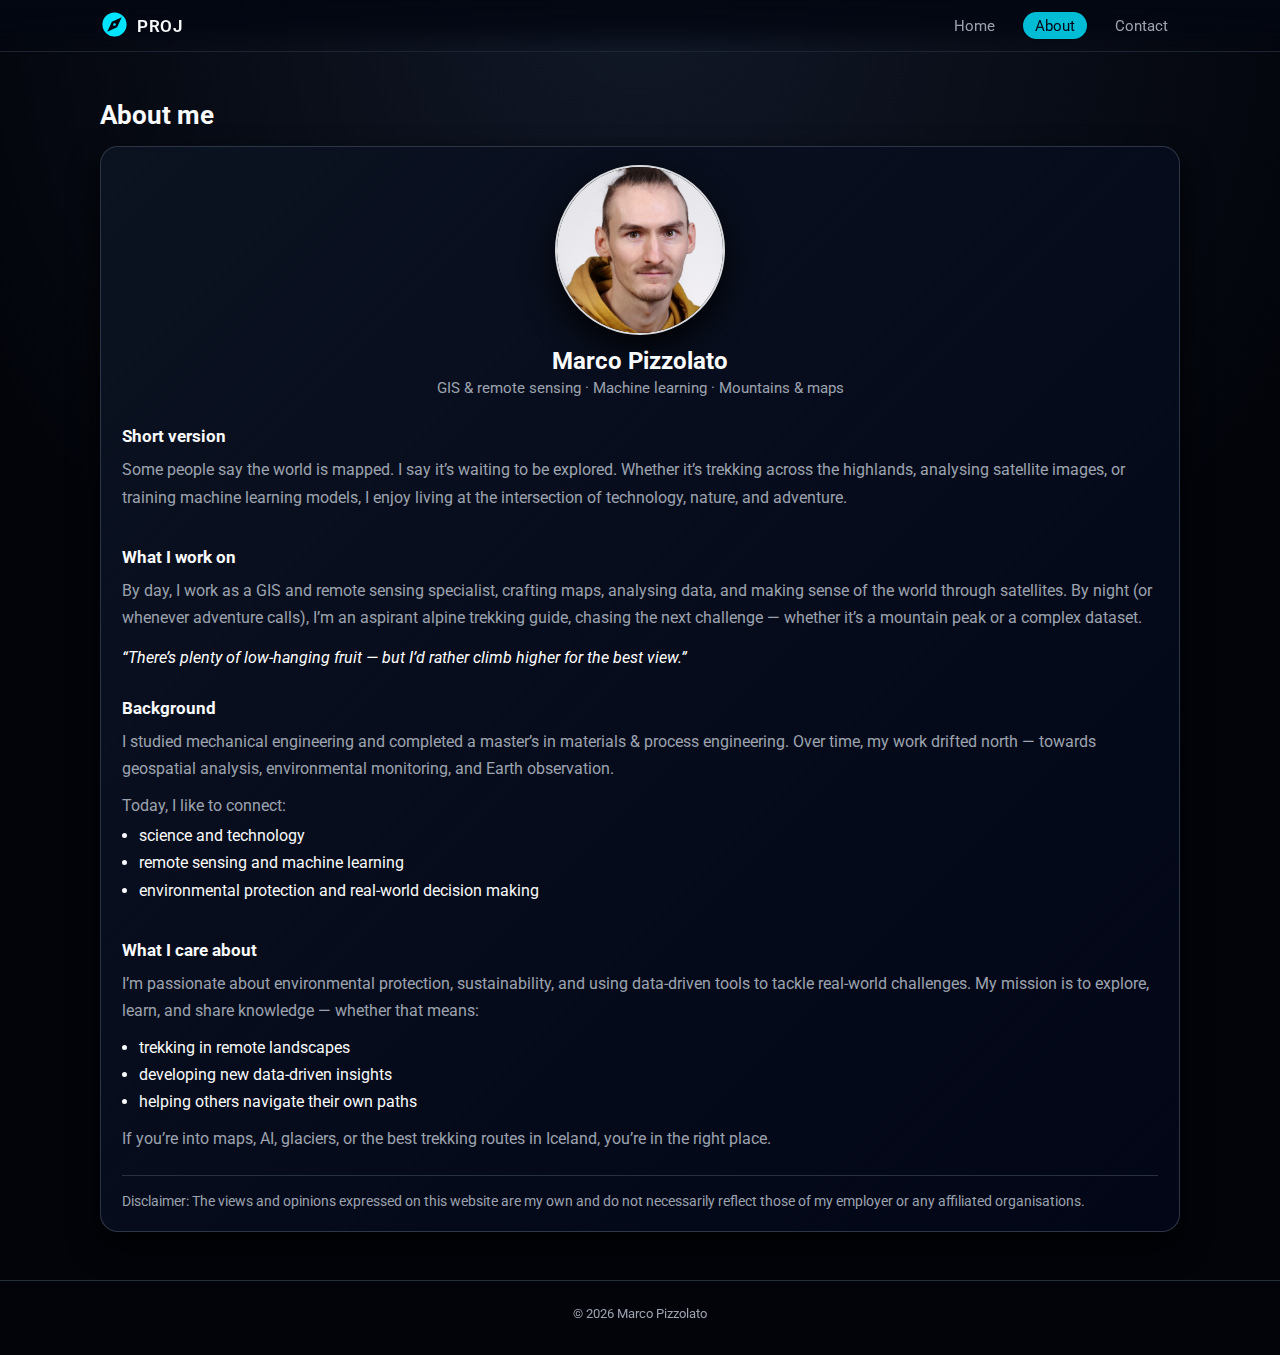
<file: about.html>
<!DOCTYPE html>
<html lang="en">
<head>
  <meta charset="UTF-8" />
  <title>About | Marco Pizzolato</title>
  <meta name="viewport" content="width=device-width, initial-scale=1.0" />

  <link href="https://fonts.googleapis.com/css2?family=Roboto:wght@300;400;500;700&display=swap" rel="stylesheet" />
  <link href="https://fonts.googleapis.com/icon?family=Material+Icons" rel="stylesheet">
  <link rel="stylesheet" href="style.css" />
</head>
<body>
  <header class="app-bar">
    <div class="app-bar-inner">
      <a href="index.html" class="logo">
        <span class="material-icons logo-icon">explore</span>
        <span class="logo-text">PROJ</span>
      </a>
      <nav class="nav-links">
        <a href="index.html" class="nav-link">Home</a>
        <a href="about.html" class="nav-link nav-link-active">About</a>
        <a href="contact.html" class="nav-link">Contact</a>
      </nav>
      <button class="nav-toggle" id="navToggle" aria-label="Toggle navigation">
        <span class="material-icons">menu</span>
      </button>
    </div>
  </header>

  <main class="page">
    <section class="page-section">
      <h1>About me</h1>

      <div class="card" style="display:flex; flex-direction:column; gap:1.6rem;">
        <!-- Avatar + name -->
        <div style="display:flex; flex-direction:column; align-items:center; gap:0.75rem; text-align:center;">
          <div style="
            width: 170px;
            height: 170px;
            border-radius: 50%;
            overflow: hidden;
            border: 2px solid rgba(255, 255, 255, 0.85);
            box-shadow: 0 14px 32px rgba(0,0,0,0.85);
          ">
            <img src="img/marco.jpg" alt="Marco Pizzolato" style="width:100%;height:100%;object-fit:cover;">
          </div>
          <div>
            <h2 style="margin:0 0 0.25rem;">Marco Pizzolato</h2>
            <p style="margin:0; color:var(--text-muted); font-size:0.95rem;">
              GIS &amp; remote sensing · Machine learning · Mountains &amp; maps
            </p>
          </div>
        </div>

        <!-- Content sections -->
        <div style="display:flex; flex-direction:column; gap:1.4rem; line-height:1.7;">

          <section style="margin:0; padding:0;">
            <h3 style="margin:0 0 0.35rem; font-size:1.05rem;">Short version</h3>
            <p style="margin:0.2rem 0 0.6rem;">
              Some people say the world is mapped. I say it’s waiting to be explored.
              Whether it’s trekking across the highlands, analysing satellite images, or
              training machine learning models, I enjoy living at the intersection of
              technology, nature, and adventure.
            </p>
          </section>

          <section style="margin:0; padding:0;">
            <h3 style="margin:0 0 0.35rem; font-size:1.05rem;">What I work on</h3>
            <p style="margin:0.2rem 0 0.6rem;">
              By day, I work as a GIS and remote sensing specialist, crafting maps,
              analysing data, and making sense of the world through satellites.
              By night (or whenever adventure calls), I’m an aspirant alpine trekking guide,
              chasing the next challenge — whether it’s a mountain peak or a complex dataset.
            </p>

            <blockquote style="margin:0.8rem 0 0; font-style:italic; color:#ffffff;">
              “There’s plenty of low-hanging fruit — but I’d rather climb higher for the best view.”
            </blockquote>
          </section>

          <section style="margin:0; padding:0;">
            <h3 style="margin:0 0 0.35rem; font-size:1.05rem;">Background</h3>
            <p style="margin:0.2rem 0 0.6rem;">
              I studied mechanical engineering and completed a master’s in materials &amp; process
              engineering. Over time, my work drifted north — towards geospatial analysis,
              environmental monitoring, and Earth observation.
            </p>
            <p style="margin:0.2rem 0 0.2rem;">
              Today, I like to connect:
            </p>
            <ul style="margin:0.2rem 0 0.6rem 1.1rem; padding:0; list-style:disc;">
              <li>science and technology</li>
              <li>remote sensing and machine learning</li>
              <li>environmental protection and real-world decision making</li>
            </ul>
          </section>

          <section style="margin:0; padding:0;">
            <h3 style="margin:0 0 0.35rem; font-size:1.05rem;">What I care about</h3>
            <p style="margin:0.2rem 0 0.6rem;">
              I’m passionate about environmental protection, sustainability, and using
              data-driven tools to tackle real-world challenges. My mission is to explore,
              learn, and share knowledge — whether that means:
            </p>
            <ul style="margin:0.2rem 0 0.6rem 1.1rem; padding:0; list-style:disc;">
              <li>trekking in remote landscapes</li>
              <li>developing new data-driven insights</li>
              <li>helping others navigate their own paths</li>
            </ul>
            <p style="margin:0.2rem 0 0;">
              If you’re into maps, AI, glaciers, or the best trekking routes in Iceland,
              you’re in the right place.
            </p>
          </section>

          <section style="margin:0; padding-top:0.3rem; border-top:1px solid rgba(55,65,81,0.7);">
            <p class="contact-note" style="margin:0.6rem 0 0; font-size:0.85rem;">
              Disclaimer: The views and opinions expressed on this website are my own and do not necessarily
              reflect those of my employer or any affiliated organisations.
            </p>
          </section>

        </div>
      </div>
    </section>
  </main>

  <footer class="footer">
    <p>© <span id="year"></span> Marco Pizzolato</p>
  </footer>

  <script src="main.js"></script>
</body>
</html>
</file>
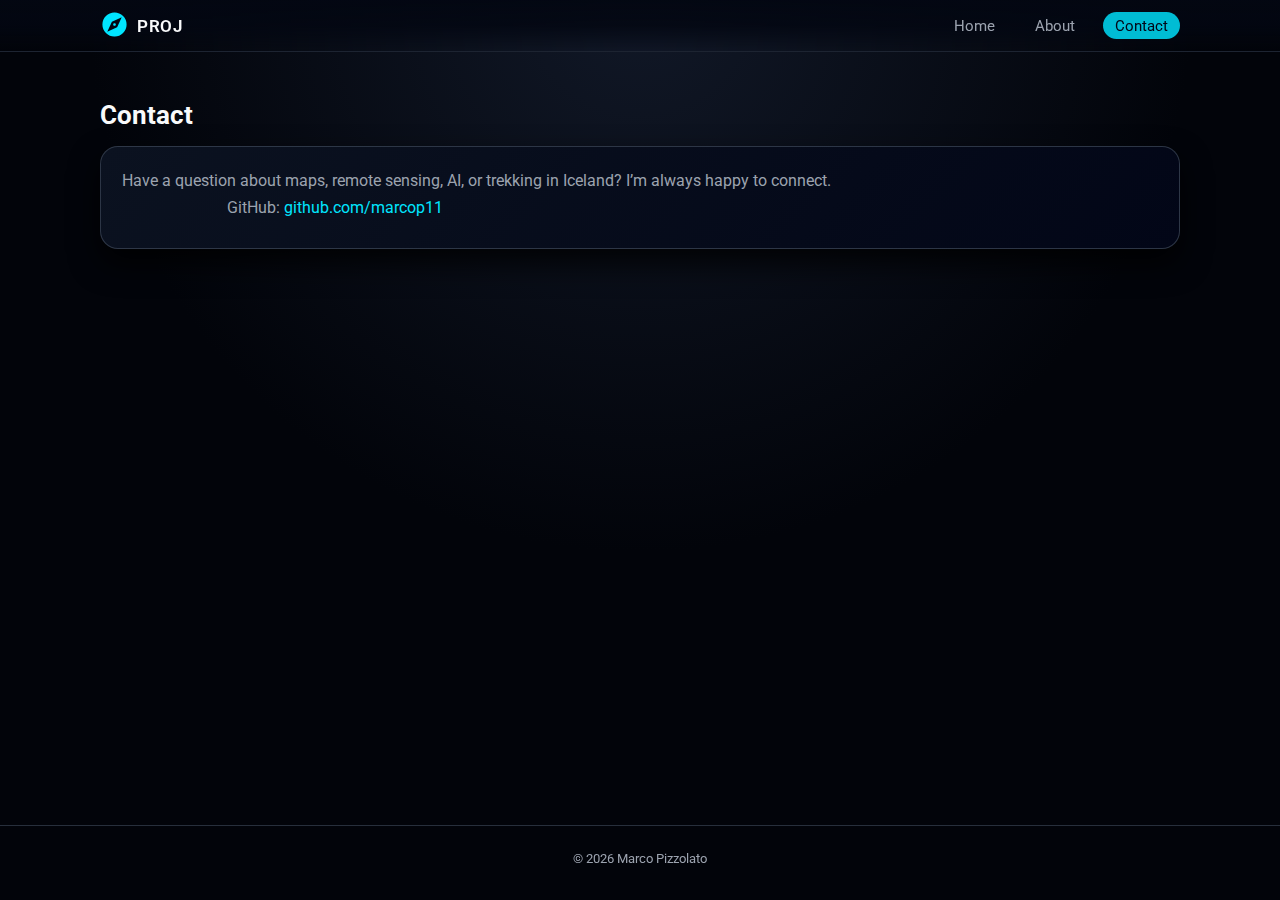
<file: contact.html>
<!DOCTYPE html>
<html lang="en">
<head>
  <meta charset="UTF-8" />
  <title>Contact | Marco Pizzolato</title>
  <meta name="viewport" content="width=device-width, initial-scale=1.0" />

  <link href="https://fonts.googleapis.com/css2?family=Roboto:wght@300;400;500;700&display=swap" rel="stylesheet" />
  <link href="https://fonts.googleapis.com/icon?family=Material+Icons" rel="stylesheet">
  <link rel="stylesheet" href="style.css" />
</head>
<body>
  <header class="app-bar">
    <div class="app-bar-inner">
      <a href="index.html" class="logo">
        <span class="material-icons logo-icon">explore</span>
        <span class="logo-text">PROJ</span>
      </a>
      <nav class="nav-links">
        <a href="index.html" class="nav-link">Home</a>
        <a href="about.html" class="nav-link">About</a>
        <a href="contact.html" class="nav-link nav-link-active">Contact</a>
      </nav>
      <button class="nav-toggle" id="navToggle" aria-label="Toggle navigation">
        <span class="material-icons">menu</span>
      </button>
    </div>
  </header>

  <main class="page">
    <section class="page-section">
      <h1>Contact</h1>
      <div class="card">
        <p>
          Have a question about maps, remote sensing, AI, or trekking in Iceland?
          I’m always happy to connect.
        </p>

        <ul class="contact-list">


          <li>
            <span class="material-icons">github</span>
            <span>
              GitHub:
              <a href="https://github.com/marcop11" target="_blank" rel="noopener">
                github.com/marcop11
              </a>
            </span>
          </li>
        </ul>
      </div>
    </section>
  </main>

  <footer class="footer">
    <p>© <span id="year"></span> Marco Pizzolato</p>
  </footer>

  <script src="main.js"></script>
</body>
</html>
</file>
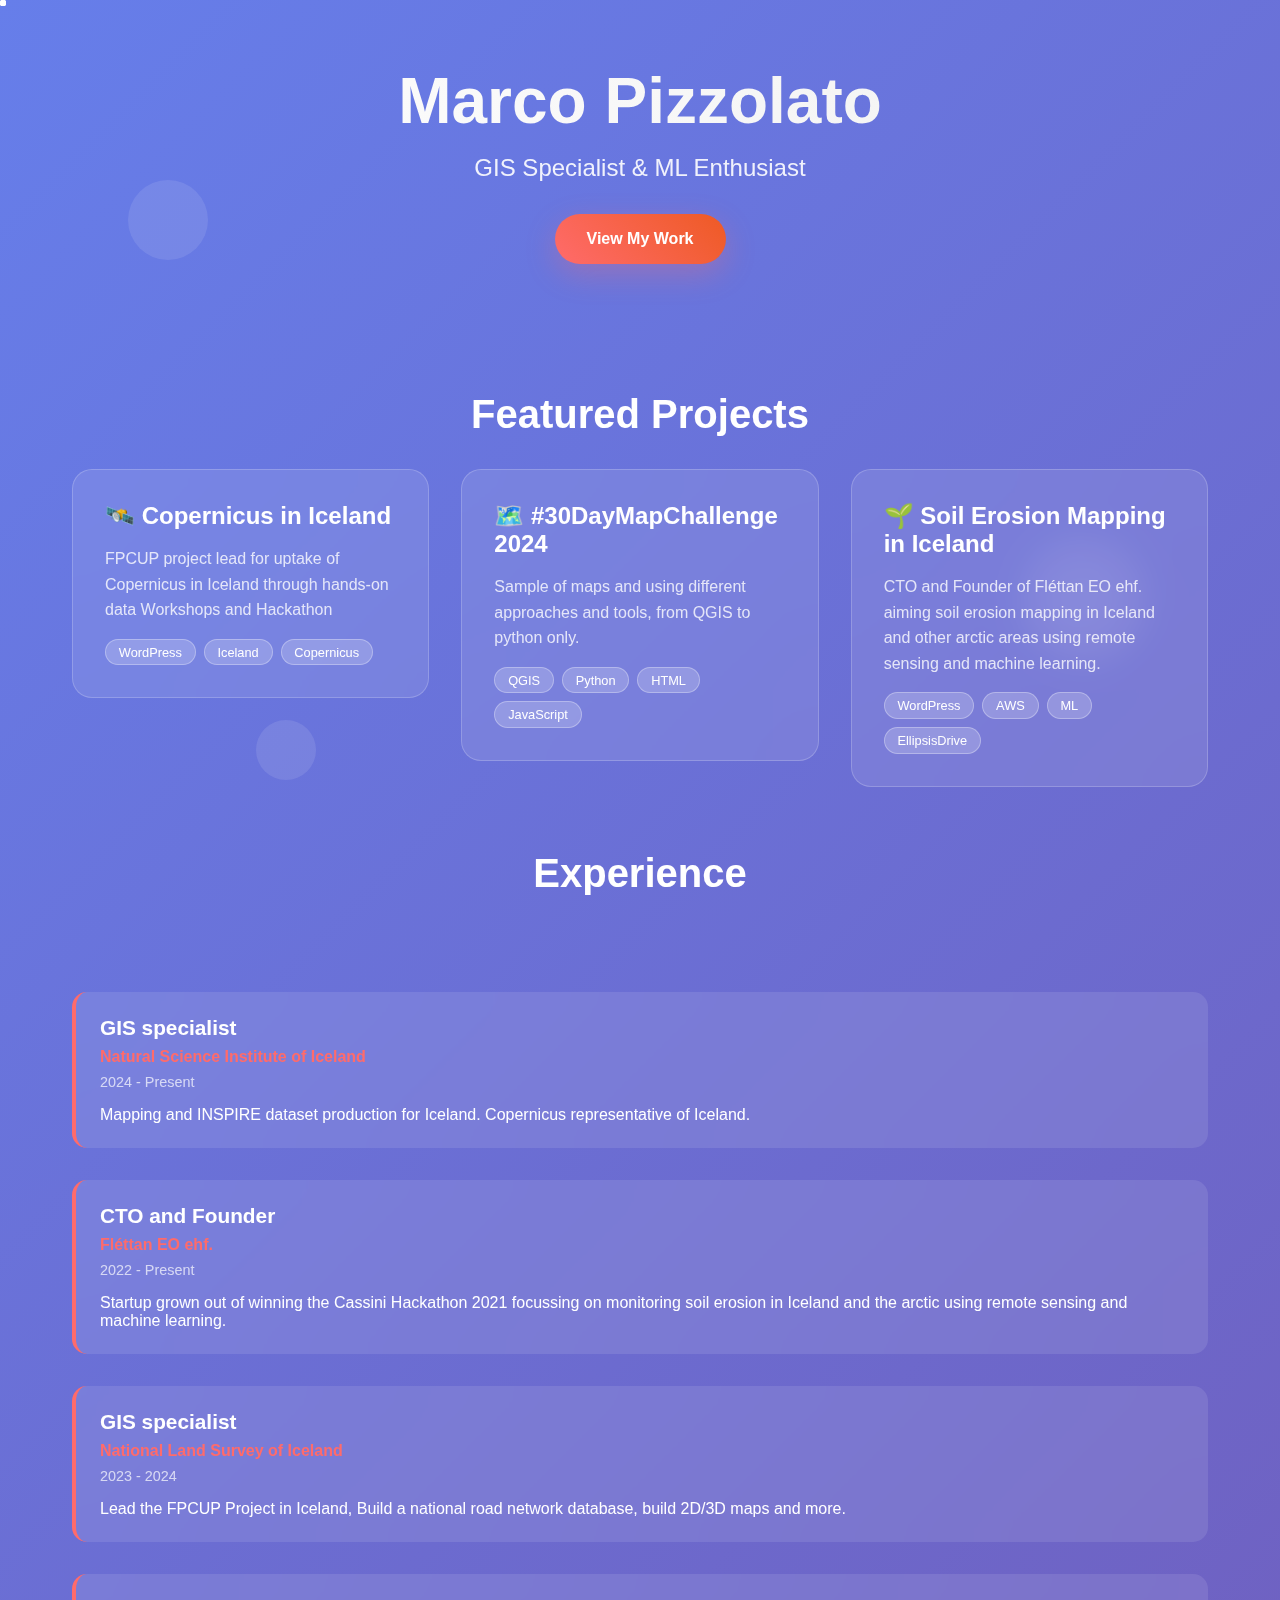
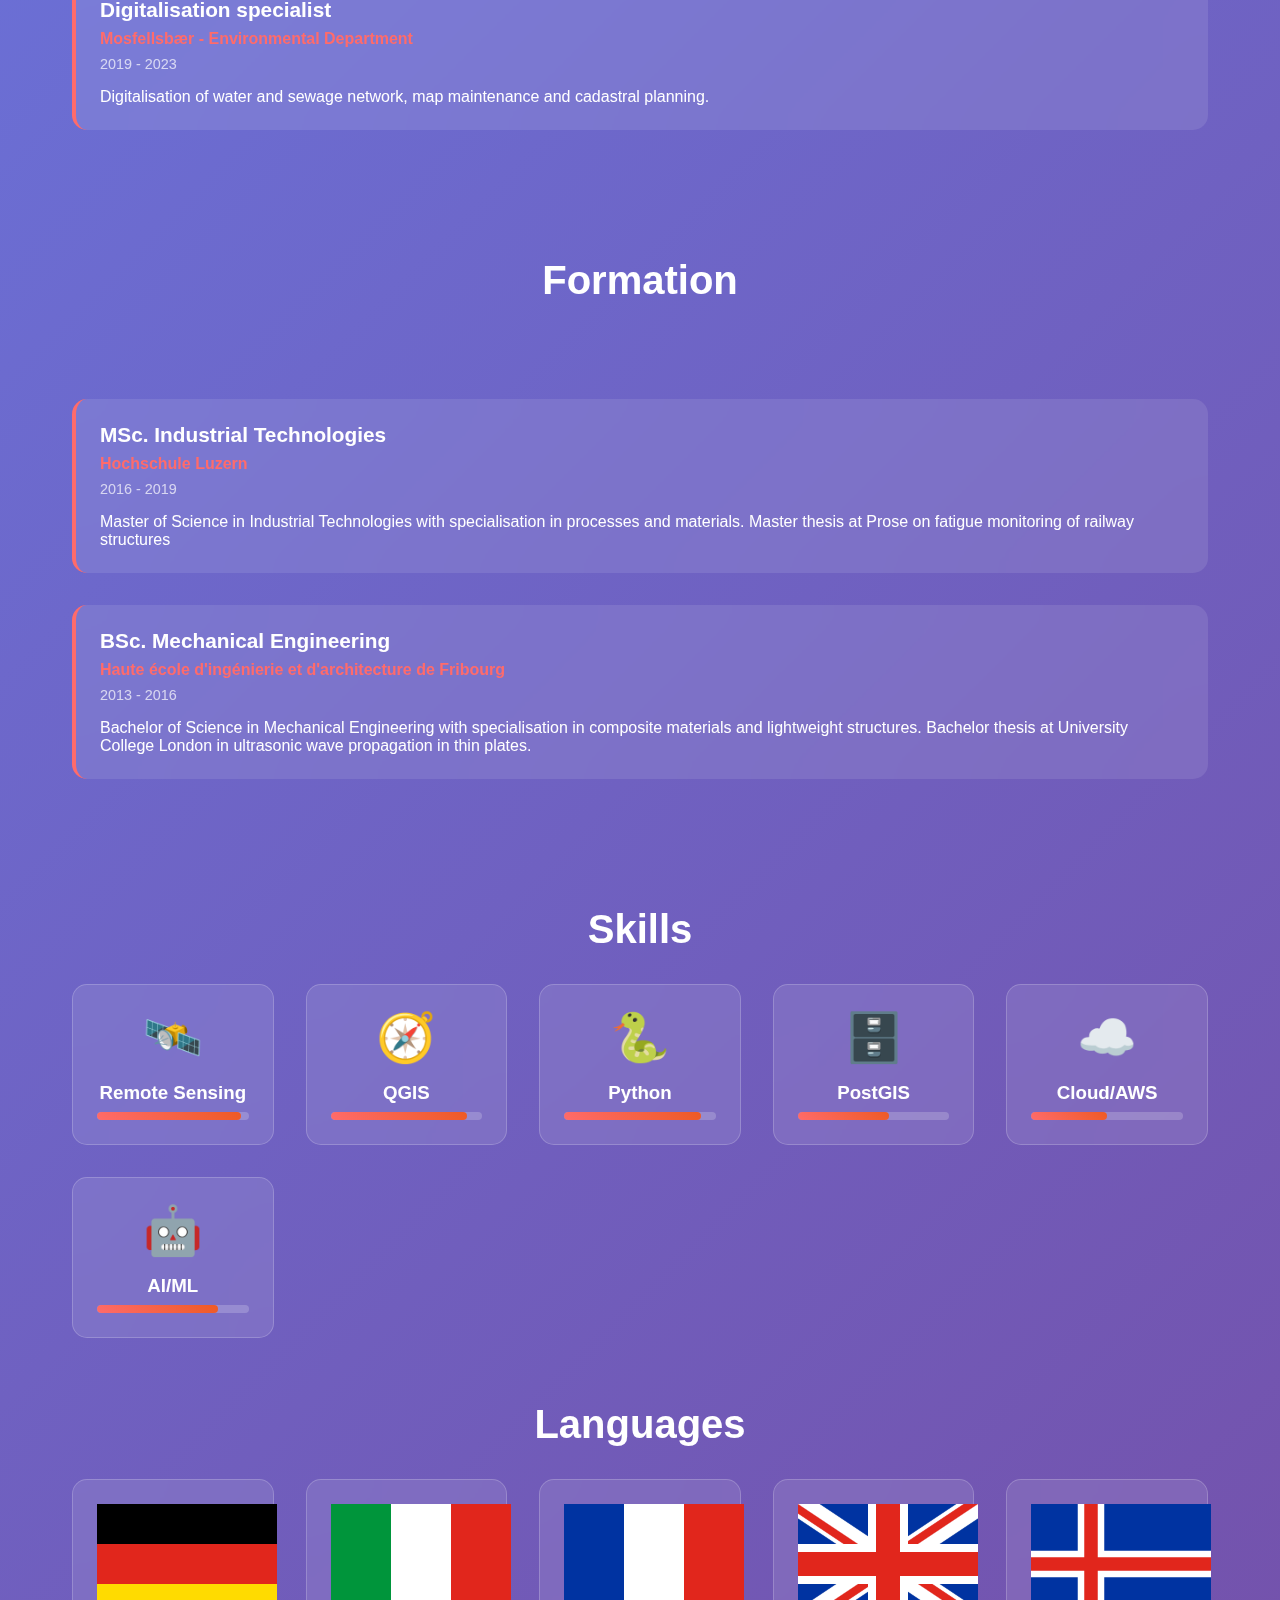
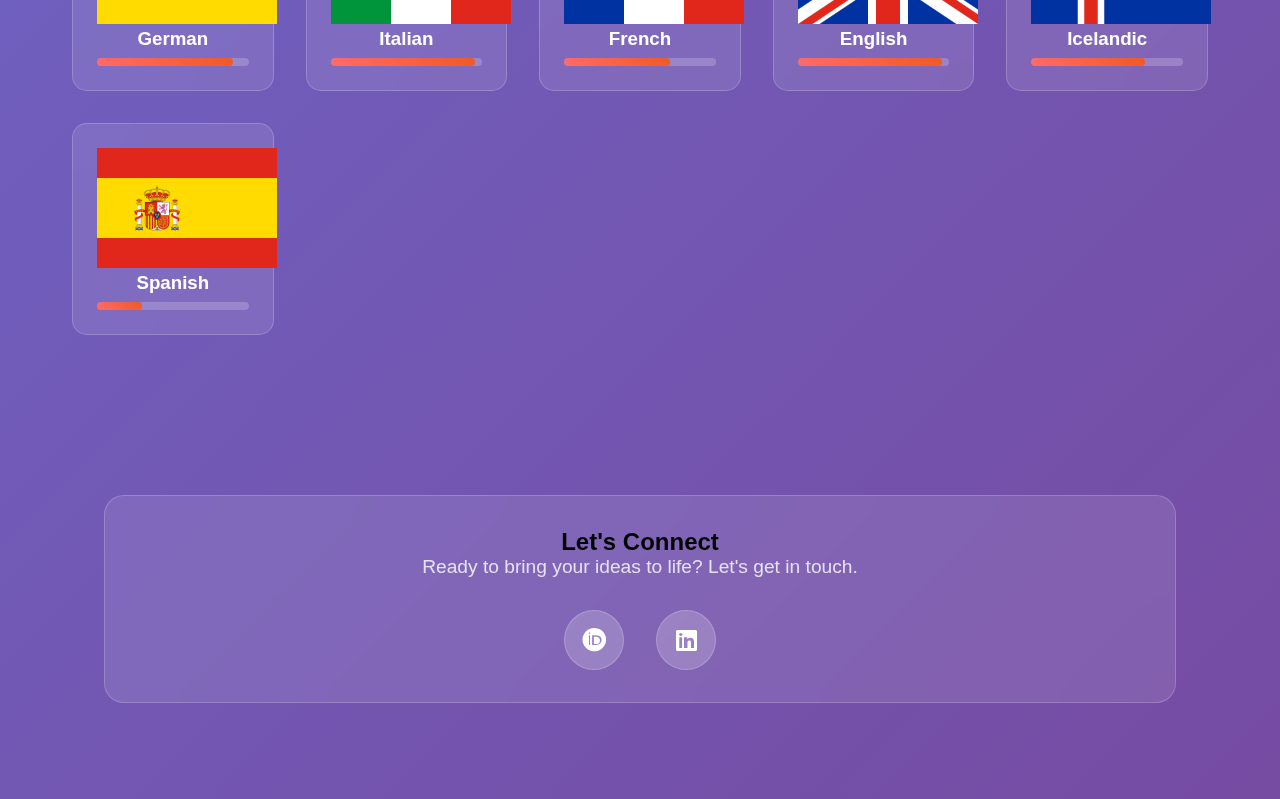
<file: index3.html>
<!DOCTYPE html>
<html lang="en">
<head>
    <meta charset="UTF-8">
    <meta name="viewport" content="width=device-width, initial-scale=1.0">
    <link rel="stylesheet" href="https://cdnjs.cloudflare.com/ajax/libs/font-awesome/6.5.1/css/all.min.css">
    <title>Marco Pizzolato - GIS expert</title>
    <style>
        * {
            margin: 0;
            padding: 0;
            box-sizing: border-box;
        }

        body {
            font-family: 'SF Pro Display', -apple-system, BlinkMacSystemFont, sans-serif;
            background: linear-gradient(135deg, #667eea 0%, #764ba2 100%);
            min-height: 100vh;
            overflow-x: hidden;
        }

        a {
            text-decoration: none;
            color: inherit;
        }

        .floating-shapes {
            position: fixed;
            top: 0;
            left: 0;
            width: 100%;
            height: 100%;
            pointer-events: none;
            z-index: 1;
        }

        .shape {
            position: absolute;
            background: rgba(255, 255, 255, 0.1);
            border-radius: 50%;
            animation: float 20s infinite linear;
        }

        .shape:nth-child(1) {
            width: 80px;
            height: 80px;
            top: 20%;
            left: 10%;
            animation-delay: 0s;
        }

        .shape:nth-child(2) {
            width: 120px;
            height: 120px;
            top: 60%;
            left: 80%;
            animation-delay: -5s;
        }

        .shape:nth-child(3) {
            width: 60px;
            height: 60px;
            top: 80%;
            left: 20%;
            animation-delay: -10s;
        }

        @keyframes float {
            0% { transform: translateY(0px) rotate(0deg); }
            50% { transform: translateY(-20px) rotate(180deg); }
            100% { transform: translateY(0px) rotate(360deg); }
        }

        .container {
            max-width: 1200px;
            margin: 0 auto;
            position: relative;
            z-index: 2;
        }

        .glass-card {
            background: rgba(255, 255, 255, 0.1);
            backdrop-filter: blur(20px);
            border-radius: 20px;
            border: 1px solid rgba(255, 255, 255, 0.2);
            padding: 2rem;
            margin: 2rem;
            transition: all 0.3s ease;
        }

        .glass-card:hover {
            transform: translateY(-10px);
            background: rgba(255, 255, 255, 0.15);
            box-shadow: 0 20px 40px rgba(0, 0, 0, 0.1);
        }

        .hero {
            text-align: center;
            padding: 4rem 0;
            color: white;
        }

        .hero h1 {
            font-size: 4rem;
            font-weight: 700;
            margin-bottom: 1rem;
            background: linear-gradient(45deg, #fff, #f0f0f0);
            background-clip: text;
            -webkit-background-clip: text;
            -webkit-text-fill-color: transparent;
            animation: glow 2s ease-in-out infinite alternate;
        }

        @keyframes glow {
            from { text-shadow: 0 0 20px rgba(255, 255, 255, 0.5); }
            to { text-shadow: 0 0 30px rgba(255, 255, 255, 0.8); }
        }

        .hero p {
            font-size: 1.5rem;
            opacity: 0.9;
            margin-bottom: 2rem;
        }

        .cta-button {
            display: inline-block;
            padding: 1rem 2rem;
            background: linear-gradient(45deg, #ff6b6b, #ee5a24);
            color: white;
            text-decoration: none;
            border-radius: 50px;
            font-weight: 600;
            transition: all 0.3s ease;
            box-shadow: 0 10px 30px rgba(255, 107, 107, 0.3);
        }

        .cta-button:hover {
            transform: translateY(-3px);
            box-shadow: 0 15px 40px rgba(255, 107, 107, 0.5);
        }

        .section {
            margin: 4rem 0;
        }

        .section h2 {
            font-size: 2.5rem;
            color: white;
            margin-bottom: 2rem;
            text-align: center;
        }

        .projects-grid {
            display: grid;
            grid-template-columns: repeat(auto-fit, minmax(350px, 1fr));
            gap: 2rem;
            margin: 2rem;
        }

        .project-card {
            background: rgba(255, 255, 255, 0.1);
            backdrop-filter: blur(20px);
            border-radius: 20px;
            padding: 2rem;
            border: 1px solid rgba(255, 255, 255, 0.2);
            transition: all 0.3s ease;
            cursor: pointer;
            position: relative;
            overflow: hidden;
        }

        .project-card::before {
            content: '';
            position: absolute;
            top: 0;
            left: -100%;
            width: 100%;
            height: 100%;
            background: linear-gradient(90deg, transparent, rgba(255, 255, 255, 0.1), transparent);
            transition: left 0.5s;
        }

        .project-card:hover::before {
            left: 100%;
        }

        .project-card:hover {
            transform: translateY(-10px) scale(1.02);
            box-shadow: 0 20px 40px rgba(0, 0, 0, 0.2);
        }

        .project-card h3 {
            color: white;
            font-size: 1.5rem;
            margin-bottom: 1rem;
        }

        .project-card p {
            color: rgba(255, 255, 255, 0.8);
            line-height: 1.6;
            margin-bottom: 1rem;
        }

        .tech-stack {
            display: flex;
            flex-wrap: wrap;
            gap: 0.5rem;
            margin-top: 1rem;
        }

        .tech-tag {
            background: rgba(255, 255, 255, 0.2);
            color: white;
            padding: 0.3rem 0.8rem;
            border-radius: 20px;
            font-size: 0.8rem;
            border: 1px solid rgba(255, 255, 255, 0.3);
        }

        .experience-timeline {
            position: relative;
            padding: 2rem;
        }

        .timeline-item {
            background: rgba(255, 255, 255, 0.1);
            backdrop-filter: blur(20px);
            border-radius: 15px;
            padding: 1.5rem;
            margin: 2rem 0;
            border-left: 4px solid #ff6b6b;
            color: white;
            transition: all 0.3s ease;
        }

        .timeline-item:hover {
            transform: translateX(10px);
            background: rgba(255, 255, 255, 0.15);
        }

        .timeline-item h3 {
            font-size: 1.3rem;
            margin-bottom: 0.5rem;
        }

        .timeline-item .company {
            color: #ff6b6b;
            font-weight: 600;
            margin-bottom: 0.5rem;
        }

        .timeline-item .period {
            color: rgba(255, 255, 255, 0.7);
            font-size: 0.9rem;
            margin-bottom: 1rem;
        }

        .skills-grid {
            display: grid;
            grid-template-columns: repeat(auto-fit, minmax(200px, 1fr));
            gap: 2rem;
            margin: 2rem;
        }

        .skill-card {
            background: rgba(255, 255, 255, 0.1);
            backdrop-filter: blur(20px);
            border-radius: 15px;
            padding: 1.5rem;
            text-align: center;
            border: 1px solid rgba(255, 255, 255, 0.2);
            transition: all 0.3s ease;
        }

        .skill-card:hover {
            transform: scale(1.05);
            background: rgba(255, 255, 255, 0.15);
        }

        .skill-icon {
            font-size: 3rem;
            margin-bottom: 1rem;
        }

        .skill-card h3 {
            color: white;
            margin-bottom: 0.5rem;
        }

        .skill-level {
            width: 100%;
            height: 8px;
            background: rgba(255, 255, 255, 0.2);
            border-radius: 4px;
            overflow: hidden;
        }

        .skill-progress {
            height: 100%;
            background: linear-gradient(45deg, #ff6b6b, #ee5a24);
            border-radius: 4px;
            animation: fillBar 2s ease-out;
        }

        @keyframes fillBar {
            from { width: 0; }
        }

        .contact-section {
            text-align: center;
            padding: 4rem 2rem;
        }

        .social-links {
            display: flex;
            justify-content: center;
            gap: 2rem;
            margin-top: 2rem;
        }

        .social-link {
            display: inline-block;
            width: 60px;
            height: 60px;
            line-height: 60px;
            text-align: center;
            background: rgba(255, 255, 255, 0.1);
            color: white;
            border-radius: 50%;
            text-decoration: none;
            font-size: 1.5rem;
            transition: all 0.3s ease;
            backdrop-filter: blur(20px);
            border: 1px solid rgba(255, 255, 255, 0.2);
        }

        .social-link:hover {
            transform: translateY(-5px) scale(1.1);
            background: rgba(255, 255, 255, 0.2);
            box-shadow: 0 10px 30px rgba(0, 0, 0, 0.2);
        }

        @media (max-width: 768px) {
            .hero h1 { font-size: 2.5rem; }
            .hero p { font-size: 1.2rem; }
            .projects-grid { grid-template-columns: 1fr; }
            .skills-grid { grid-template-columns: repeat(auto-fit, minmax(150px, 1fr)); }
        }
    </style>
</head>
<body>
    <div class="floating-shapes">
        <div class="shape"></div>
        <div class="shape"></div>
        <div class="shape"></div>
    </div>

    <div class="container">
        <section class="hero">
            <h1>Marco Pizzolato</h1>
            <p>GIS Specialist & ML Enthusiast</p>
            <a href="#projects" class="cta-button">View My Work</a>
        </section>

        <section id="projects" class="section">
            <h2>Featured Projects</h2>
            <div class="projects-grid">
                <a href="https://copernicus.is">
                    <div class="project-card">
                        <h3>🛰️ Copernicus in Iceland</h3>
                        <p>FPCUP project lead for uptake of Copernicus in Iceland through hands-on data Workshops and Hackathon</p>
                        <div class="tech-stack">
                            <span class="tech-tag">WordPress</span>
                            <span class="tech-tag">Iceland</span>
                            <span class="tech-tag">Copernicus</span>
                        </div>
                    </div>
                </a>
                <a href="https://github.com/lmi/30DayMapChallenge/blob/master/Readme.md">
                    <div class="project-card">
                        <h3>🗺️ #30DayMapChallenge 2024</h3>
                        <p>Sample of maps and using different approaches and tools, from QGIS to python only.</p>
                        <div class="tech-stack">
                            <span class="tech-tag">QGIS</span>
                            <span class="tech-tag">Python</span>
                            <span class="tech-tag">HTML</span>
                            <span class="tech-tag">JavaScript</span>
                        </div>
                    </div>
                </a>
                <a href="www.flettan.com">
                    <div class="project-card">
                        <h3>🌱 Soil Erosion Mapping in Iceland</h3>
                        <p>CTO and Founder of Fléttan EO ehf. aiming soil erosion mapping in Iceland and other arctic areas using remote sensing and machine learning.</p>
                        <div class="tech-stack">
                            <span class="tech-tag">WordPress</span>
                            <span class="tech-tag">AWS</span>
                            <span class="tech-tag">ML</span>
                            <span class="tech-tag">EllipsisDrive</span>
                        </div>
                    </div>
                </a>
            </div>
        </section>

        <section class="section">
            <h2>Experience</h2>
            <div class="experience-timeline">
                <a href="https://natt.is">
                    <div class="timeline-item">
                        <h3>GIS specialist</h3>
                        <div class="company">Natural Science Institute of Iceland</div>
                        <div class="period">2024 - Present</div>
                        <p>Mapping and INSPIRE dataset production for Iceland. Copernicus representative of Iceland.</p>
                    </div>
                </a>
                <a href="www.flettan.com">
                    <div class="timeline-item">
                        <h3>CTO and Founder</h3>
                        <div class="company">Fléttan EO ehf.</div>
                        <div class="period">2022 - Present</div>
                        <p>Startup grown out of winning the Cassini Hackathon 2021 focussing on monitoring soil erosion in Iceland and the arctic using remote sensing and machine learning.</p>
                    </div>
                </a>
                <a href="https://lmi.is">
                    <div class="timeline-item">
                        <h3>GIS specialist</h3>
                        <div class="company">National Land Survey of Iceland</div>
                        <div class="period">2023 - 2024</div>
                        <p>Lead the FPCUP Project in Iceland, Build a national road network database, build 2D/3D maps and more.</p>
                    </div>
                </a>
                <a href="https://mos.is">
                    <div class="timeline-item">
                        <h3>Digitalisation specialist</h3>
                        <div class="company">Mosfellsbær - Environmental Department</div>
                        <div class="period">2019 - 2023</div>
                        <p>Digitalisation of water and sewage network, map maintenance and cadastral planning.</p>
                    </div>
                </a>
            </div>
        </section>

        <section class="section">
            <h2>Formation</h2>
            <div class="experience-timeline">
                <a href="https://www.hslu.ch">
                    <div class="timeline-item">
                        <h3>MSc. Industrial Technologies</h3>
                        <div class="company">Hochschule Luzern</div>
                        <div class="period">2016 - 2019</div>
                        <p>Master of Science in Industrial Technologies with specialisation in processes and materials. Master thesis at Prose on fatigue monitoring of railway structures</p>
                    </div>
                </a>
                <a href="https://www.heia-fr.ch">
                    <div class="timeline-item">
                        <h3>BSc. Mechanical Engineering</h3>
                        <div class="company">Haute école d'ingénierie et d'architecture de Fribourg</div>
                        <div class="period">2013 - 2016</div>
                        <p>Bachelor of Science in Mechanical Engineering with specialisation in composite materials and lightweight structures. Bachelor thesis at University College London in ultrasonic wave propagation in thin plates.</p>
                    </div>
                </a>
            </div>
        </section>

        <section class="section">
            <h2>Skills</h2>
            <div class="skills-grid">
                <div class="skill-card">
                    <div class="skill-icon">🛰️</div>
                    <h3>Remote Sensing</h3>
                    <div class="skill-level">
                        <div class="skill-progress" style="width: 95%"></div>
                    </div>
                </div>
                <div class="skill-card">
                    <div class="skill-icon">🧭</div>
                    <h3>QGIS</h3>
                    <div class="skill-level">
                        <div class="skill-progress" style="width: 90%"></div>
                    </div>
                </div>
                <div class="skill-card">
                    <div class="skill-icon">🐍</div>
                    <h3>Python</h3>
                    <div class="skill-level">
                        <div class="skill-progress" style="width: 90%"></div>
                    </div>
                </div>
                <div class="skill-card">
                    <div class="skill-icon">🗄️</div>
                    <h3>PostGIS</h3>
                    <div class="skill-level">
                        <div class="skill-progress" style="width: 60%"></div>
                    </div>
                </div>
                <div class="skill-card">
                    <div class="skill-icon">☁️</div>
                    <h3>Cloud/AWS</h3>
                    <div class="skill-level">
                        <div class="skill-progress" style="width: 50%"></div>
                    </div>
                </div>
                <div class="skill-card">
                    <div class="skill-icon">🤖</div>
                    <h3>AI/ML</h3>
                    <div class="skill-level">
                        <div class="skill-progress" style="width: 80%"></div>
                    </div>
                </div>
            </div>
        </section>

        <section class="section">
            <h2>Languages</h2>
            <div class="skills-grid">
                <div class="skill-card">
                    <img src="./assets/img/DE.png" alt="German">
                    <h3>German</h3>
                    <div class="skill-level">
                        <div class="skill-progress" style="width: 90%"></div>
                    </div>
                </div>
                <div class="skill-card">
                    <img src="./assets/img/IT.png" alt="Italian">
                    <h3>Italian</h3>
                    <div class="skill-level">
                        <div class="skill-progress" style="width: 95%"></div>
                    </div>
                </div>
                <div class="skill-card">
                    <img src="./assets/img/FR.png" alt="French">
                    <h3>French</h3>
                    <div class="skill-level">
                        <div class="skill-progress" style="width: 70%"></div>
                    </div>
                </div>
                <div class="skill-card">
                    <img src="./assets/img/GB.png" alt="English">
                    <h3>English</h3>
                    <div class="skill-level">
                        <div class="skill-progress" style="width: 95%"></div>
                    </div>
                </div>
                <div class="skill-card">
                    <img src="./assets/img/IS.png" alt="Icelandic">
                    <h3>Icelandic</h3>
                    <div class="skill-level">
                        <div class="skill-progress" style="width: 75%"></div>
                    </div>
                </div>
                <div class="skill-card">
                    <img src="./assets/img/ES.png" alt="Spanish">
                    <h3>Spanish</h3>
                    <div class="skill-level">
                        <div class="skill-progress" style="width: 30%"></div>
                    </div>
                </div>
            </div>
        </section>

        <section class="contact-section">
            <div class="glass-card">
                <h2>Let's Connect</h2>
                <p style="color: rgba(255, 255, 255, 0.8); font-size: 1.2rem; margin-bottom: 2rem;">
                    Ready to bring your ideas to life? Let's get in touch.
                </p>
                <div class="social-links">
                    <a href="https://orcid.org/0009-0008-0875-4233" class="social-link">
                        <i class="fa-brands fa-orcid"></i>
                    </a>
                    <a href="https://www.linkedin.com/in/marco-pizzolato-7372a0103/" class="social-link">
                        <i class="fa-brands fa-linkedin"></i>
                    </a>
                </div>
                
            </div>
        </section>
    </div>

    <script>
        // Add smooth scrolling
        document.querySelectorAll('a[href^="#"]').forEach(anchor => {
            anchor.addEventListener('click', function (e) {
                e.preventDefault();
                document.querySelector(this.getAttribute('href')).scrollIntoView({
                    behavior: 'smooth'
                });
            });
        });

        // Add parallax effect to floating shapes
        window.addEventListener('scroll', () => {
            const scrolled = window.pageYOffset;
            const shapes = document.querySelectorAll('.shape');
            shapes.forEach((shape, index) => {
                const speed = 0.5 + (index * 0.1);
                shape.style.transform = `translateY(${scrolled * speed}px)`;
            });
        });

        // Animate skill bars when they come into view
        const observerOptions = {
            threshold: 0.5,
            rootMargin: '0px 0px -100px 0px'
        };

        const observer = new IntersectionObserver((entries) => {
            entries.forEach(entry => {
                if (entry.isIntersecting) {
                    entry.target.style.animationPlayState = 'running';
                }
            });
        }, observerOptions);

        document.querySelectorAll('.skill-progress').forEach(bar => {
            observer.observe(bar);
        });

        // Add cursor trail effect
        let mouseX = 0, mouseY = 0;
        let trailElements = [];

        document.addEventListener('mousemove', (e) => {
            mouseX = e.clientX;
            mouseY = e.clientY;
        });

        function createTrail() {
            const trail = document.createElement('div');
            trail.style.cssText = `
                position: fixed;
                width: 6px;
                height: 6px;
                background: rgba(255, 255, 255, 0.5);
                border-radius: 50%;
                pointer-events: none;
                z-index: 9999;
                left: ${mouseX}px;
                top: ${mouseY}px;
                animation: fadeOut 1s ease-out forwards;
            `;
            
            document.body.appendChild(trail);
            trailElements.push(trail);
            
            setTimeout(() => {
                if (trail.parentNode) {
                    trail.parentNode.removeChild(trail);
                }
                trailElements = trailElements.filter(t => t !== trail);
            }, 1000);
        }

        setInterval(createTrail, 50);

        // Add CSS animation for trail fade out
        const style = document.createElement('style');
        style.textContent = `
            @keyframes fadeOut {
                0% { opacity: 1; transform: scale(1); }
                100% { opacity: 0; transform: scale(0); }
            }
        `;
        document.head.appendChild(style);
    </script>
</body>
</html>
</file>
<file: style.css>
:root {
  --bg: #02040a;
  --bg-elevated: #111827;
  --bg-elevated-soft: #0b1220;
  --accent: #00bcd4;
  --accent-soft: rgba(0, 188, 212, 0.12);
  --accent-strong: #00e5ff;
  --text-main: #f9fafb;
  --text-muted: #9ca3af;
  --border-subtle: #1f2933;
  --danger: #ef4444;
  --shadow-soft: 0 20px 35px rgba(0, 0, 0, 0.7);
  --radius-lg: 18px;
  --radius-xl: 24px;
  --transition-fast: 0.18s ease-out;
  --max-width: 1120px;
}

*,
*::before,
*::after {
  box-sizing: border-box;
}

html,
body {
  margin: 0;
  padding: 0;
  font-family: "Roboto", system-ui, -apple-system, BlinkMacSystemFont, "Segoe UI",
    sans-serif;
  background: radial-gradient(circle at top, #111827 0, #02040a 50%, #02040a 100%);
  color: var(--text-main);
}

body {
  min-height: 100vh;
  display: flex;
  flex-direction: column;
}

/* App bar / navigation */

.app-bar {
  position: sticky;
  top: 0;
  z-index: 20;
  backdrop-filter: blur(18px);
  background: linear-gradient(
    to bottom,
    rgba(3, 7, 18, 0.96),
    rgba(3, 7, 18, 0.85),
    transparent
  );
  border-bottom: 1px solid rgba(55, 65, 81, 0.5);
}

.app-bar-inner {
  max-width: var(--max-width);
  margin: 0 auto;
  padding: 0.7rem 1.25rem;
  display: flex;
  align-items: center;
  justify-content: space-between;
}

.logo {
  display: inline-flex;
  align-items: center;
  gap: 0.5rem;
  text-decoration: none;
}

.logo-icon {
  font-size: 1.8rem;
  color: var(--accent-strong);
}

.logo-text {
  font-weight: 600;
  letter-spacing: 0.04em;
  font-size: 1.05rem;
  text-transform: uppercase;
  color: var(--text-main);
}

/* Nav links */

.nav-links {
  display: flex;
  align-items: center;
  gap: 1rem;
}

.nav-link {
  text-decoration: none;
  font-size: 0.95rem;
  font-weight: 400;
  color: var(--text-muted);
  padding: 0.3rem 0.75rem;
  border-radius: 999px;
  transition: background var(--transition-fast), color var(--transition-fast),
    transform var(--transition-fast);
}

.nav-link:hover {
  background: var(--accent-soft);
  color: var(--accent-strong);
  transform: translateY(-1px);
}

.nav-link-active {
  background: var(--accent);
  color: #020617;
}

/* Mobile nav toggle */

.nav-toggle {
  display: none;
  border: none;
  background: transparent;
  cursor: pointer;
  padding: 0.3rem;
  border-radius: 999px;
}

.nav-toggle .material-icons {
  font-size: 1.7rem;
  color: var(--text-main);
}

/* Layout */

.page {
  flex: 1;
  max-width: var(--max-width);
  width: 100%;
  margin: 0 auto;
  padding: 1.2rem 1.25rem 3rem;
}

/* Hero */

.hero {
  margin-top: 1.2rem;
  margin-bottom: 1.5rem;
  padding: 1.6rem 1.5rem;
  border-radius: var(--radius-xl);
  background:
    radial-gradient(circle at top left, rgba(56, 189, 248, 0.25), transparent 55%),
    radial-gradient(circle at top right, rgba(14, 165, 233, 0.18), transparent 60%),
    linear-gradient(135deg, #020617, #020617, #020617);
  box-shadow: var(--shadow-soft);
  border: 1px solid rgba(75, 85, 99, 0.6);
}

.hero-text h1 {
  font-size: clamp(1.8rem, 4vw, 2.4rem);
  margin: 0 0 0.5rem;
}

.hero-text p {
  margin: 0;
  color: var(--text-muted);
  max-width: 36rem;
  line-height: 1.6;
}

/* ---------- BLOG: SINGLE-COLUMN EXPANDABLE CARDS ---------- */

/* Single column list */

.blog-list {
  display: flex;
  flex-direction: column;
  gap: 1rem;
  margin-top: 1rem;
}

/* Cards (shared base) */

.card,
.blog-card {
  background: linear-gradient(135deg, var(--bg-elevated-soft), #020617);
  border-radius: var(--radius-lg);
  border: 1px solid rgba(55, 65, 81, 0.8);
  box-shadow: 0 14px 30px rgba(0, 0, 0, 0.85);
}

/* Blog card base */

.blog-card {
  transition:
    transform var(--transition-fast),
    box-shadow var(--transition-fast),
    border-color var(--transition-fast),
    background var(--transition-fast);
  overflow: hidden;
}

.blog-card:hover {
  transform: translateY(-2px);
  box-shadow: 0 18px 45px rgba(0, 0, 0, 0.95);
  border-color: var(--accent-strong);
}

/* Main row: circular image + header + toggle icon */

.blog-card-main {
  display: flex;
  align-items: center;
  gap: 1rem;
  padding: 0.9rem 1rem;
  cursor: pointer;
}

/* Circular image on the left */

.blog-card-image-wrapper {
  flex-shrink: 0;
  width: 64px;
  height: 64px;
  border-radius: 50%;
  overflow: hidden;
  border: 2px solid rgba(148, 163, 184, 0.9);
  box-shadow: 0 6px 16px rgba(0, 0, 0, 0.9);
  background: radial-gradient(circle at top, #1f2937, #020617);
}

.blog-card-image-wrapper img {
  width: 100%;
  height: 100%;
  object-fit: cover;
}

/* Text area */

.blog-card-header {
  flex: 1;
  min-width: 0;
}

.blog-card-header h2 {
  font-size: 1rem;
  margin: 0 0 0.1rem;
}

.blog-card-meta {
  font-size: 0.78rem;
  color: var(--text-muted);
  display: flex;
  flex-wrap: wrap;
  align-items: center;
  gap: 0.35rem;
}

.blog-card-tags {
  display: flex;
  flex-wrap: wrap;
  gap: 0.2rem;
}

.blog-tag-chip {
  border-radius: 999px;
  padding: 0.05rem 0.5rem;
  background: rgba(148, 163, 184, 0.12);
  border: 1px solid rgba(148, 163, 184, 0.3);
  font-size: 0.7rem;
}

/* Toggle icon (chevron) */

.blog-card-toggle-icon {
  flex-shrink: 0;
  font-size: 1.5rem;
  color: var(--accent-strong);
  transition: transform var(--transition-fast);
}

.blog-card.expanded .blog-card-toggle-icon {
  transform: rotate(180deg);
}

/* Expanded body */

.blog-card-body {
  border-top: 1px solid rgba(55, 65, 81, 0.7);
  padding: 0 1rem 1rem;
}

.blog-card-body[hidden] {
  display: none;
}

/* Markdown content inside expanded card */

.blog-post-content {
  font-size: 0.95rem;
  line-height: 1.7;
}

.blog-post-content h1 {
  font-size: 1.25rem;
  margin: 0.6rem 0 0.4rem;
}

.blog-post-content h2 {
  font-size: 1.15rem;
  margin-top: 1.1rem;
  margin-bottom: 0.3rem;
}

.blog-post-content h3 {
  font-size: 1rem;
  margin-top: 0.9rem;
  margin-bottom: 0.25rem;
}

.blog-post-content p {
  margin: 0.4rem 0;
}

.blog-post-content a {
  color: var(--accent-strong);
  text-decoration: none;
}

.blog-post-content a:hover {
  text-decoration: underline;
}

.blog-post-content img {
  max-width: 100%;
  border-radius: 10px;
  margin: 0.5rem 0;
}

.blog-post-content code {
  font-family: "JetBrains Mono", "Fira Code", ui-monospace, SFMono-Regular, Menlo,
    Monaco, Consolas, "Liberation Mono", "Courier New", monospace;
  font-size: 0.88rem;
  background: rgba(15, 23, 42, 0.95);
  border-radius: 6px;
  padding: 0.15rem 0.3rem;
  border: 1px solid rgba(55, 65, 81, 0.8);
}

.blog-post-content pre code {
  display: block;
  padding: 0.8rem 0.9rem;
  overflow-x: auto;
}

/* ---------- GENERIC PAGE SECTIONS (ABOUT, CONTACT) ---------- */

.page-section {
  margin-top: 1.8rem;
}

.page-section h1 {
  font-size: 1.6rem;
  margin-bottom: 1rem;
}

.card {
  padding: 1.1rem 1.3rem;
}

.card p {
  margin: 0.4rem 0;
  color: var(--text-muted);
}

/* Contact list */

.contact-list {
  list-style: none;
  padding: 0;
  margin: 0.5rem 0 0.8rem;
}

.contact-list li {
  display: flex;
  align-items: center;
  gap: 0.6rem;
  margin-bottom: 0.4rem;
  color: var(--text-muted);
}

.contact-list .material-icons {
  font-size: 1rem;
  color: var(--accent-strong);
}

.contact-list a {
  color: var(--accent-strong);
  text-decoration: none;
}

.contact-list a:hover {
  text-decoration: underline;
}

.contact-note {
  font-size: 0.9rem;
  color: var(--text-muted);
}

/* Footer */

.footer {
  border-top: 1px solid rgba(55, 65, 81, 0.7);
  padding: 0.8rem 1.25rem 1.3rem;
  text-align: center;
  font-size: 0.8rem;
  color: var(--text-muted);
  backdrop-filter: blur(10px);
}

/* Responsive */

@media (max-width: 640px) {
  .app-bar-inner {
    padding-inline: 0.85rem;
  }

  .nav-links {
    position: absolute;
    top: 100%;
    right: 0;
    padding: 0.5rem 0.8rem 0.7rem;
    margin: 0.3rem 0.6rem 0;
    flex-direction: column;
    align-items: flex-start;
    background: rgba(15, 23, 42, 0.98);
    border-radius: 16px;
    border: 1px solid rgba(55, 65, 81, 0.9);
    box-shadow: var(--shadow-soft);
    transform-origin: top right;
    transform: scale(0.9);
    opacity: 0;
    pointer-events: none;
    transition: opacity 0.15s ease-out, transform 0.15s ease-out;
  }

  .nav-links.nav-open {
    opacity: 1;
    pointer-events: auto;
    transform: scale(1);
  }

  .nav-toggle {
    display: inline-flex;
  }
}
</file>
